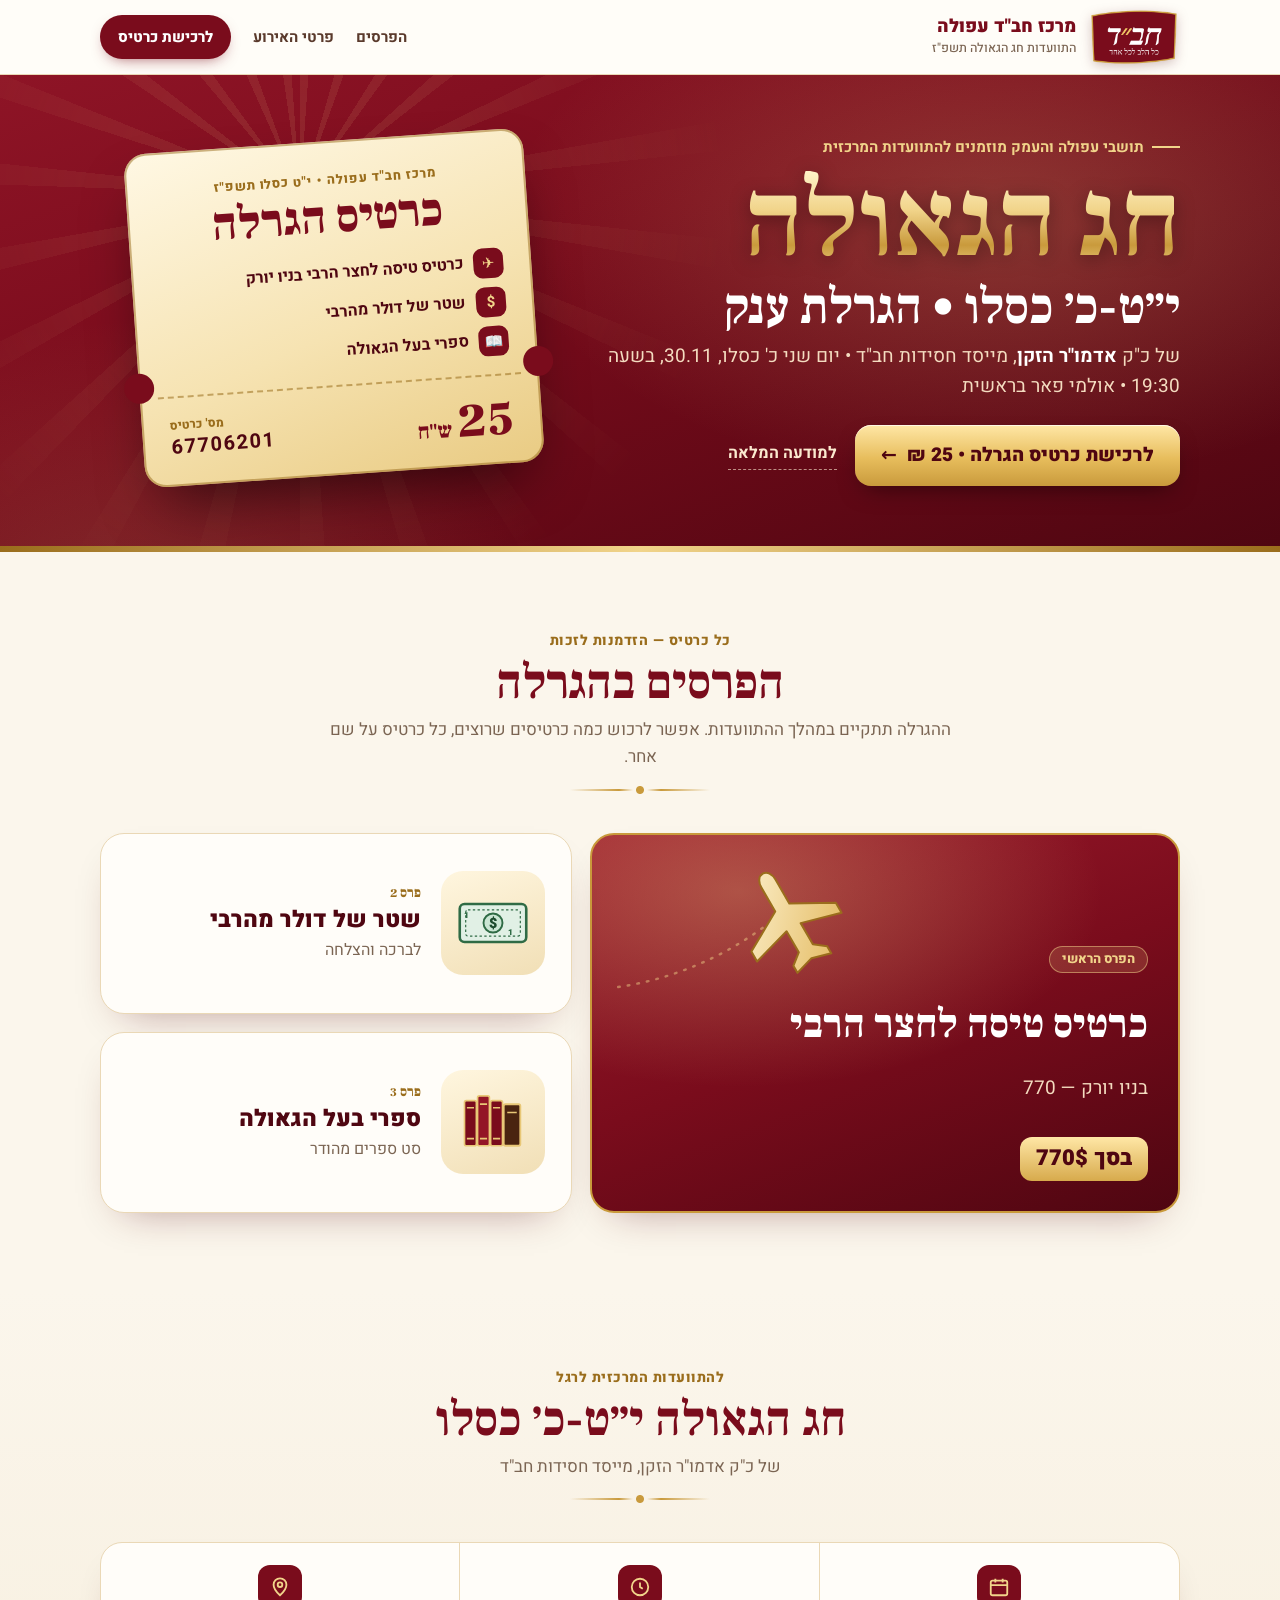
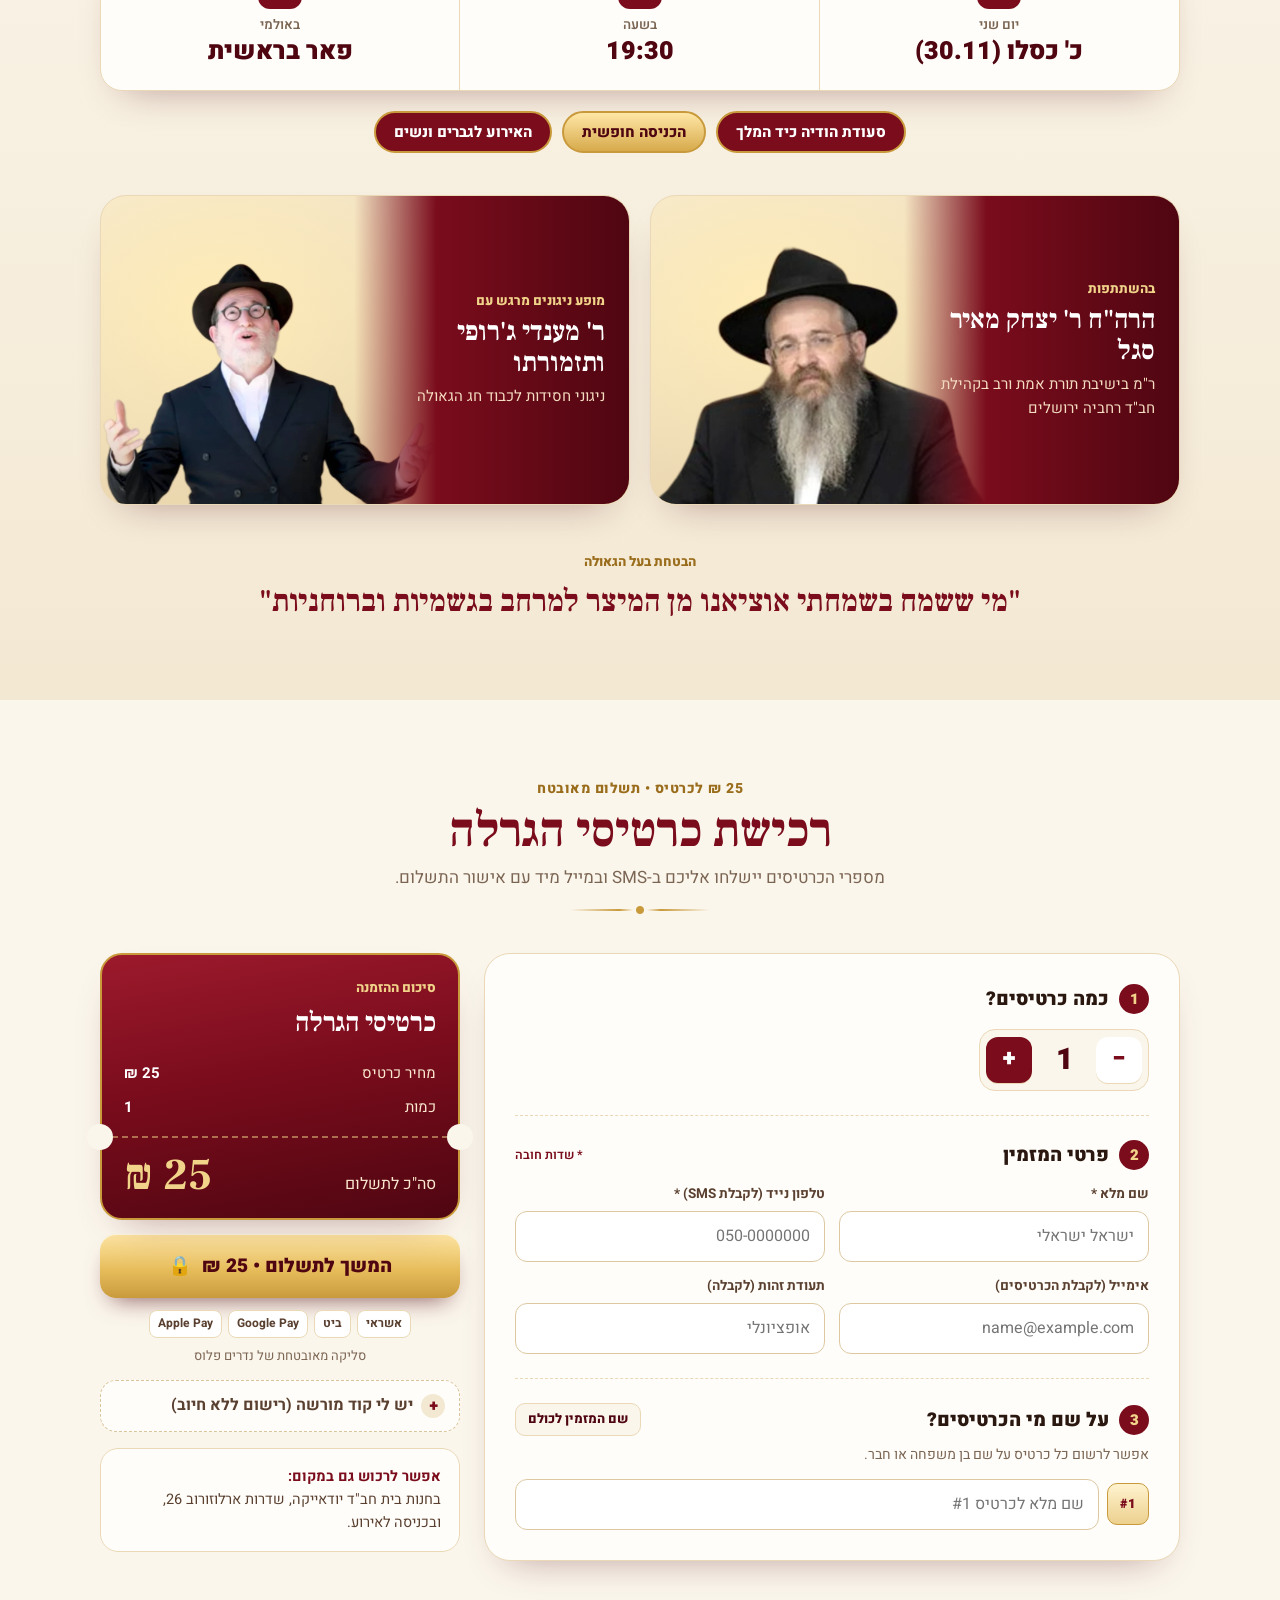
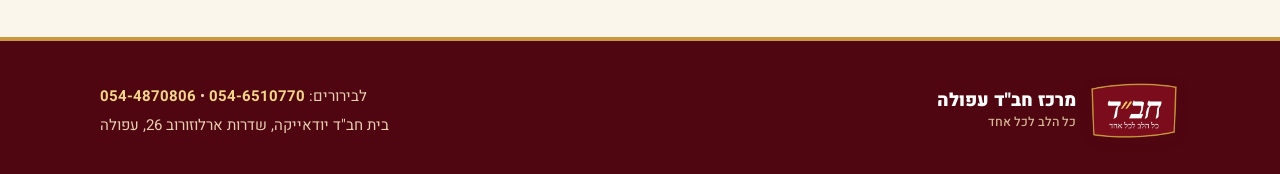
<file: index.html>
<!DOCTYPE html>
<html lang="he" dir="rtl">
<head>
  <meta charset="UTF-8">
  <meta name="viewport" content="width=device-width, initial-scale=1.0">
  <title>הגרלת הענק • חג הגאולה י"ט-כ' כסלו | מרכז חב"ד עפולה</title>
  <meta name="description" content="כרטיסי הגרלה (25 ₪) בהתוועדות המרכזית לחג הגאולה י״ט-כ׳ כסלו של מרכז חב״ד עפולה. פרסים: כרטיס טיסה לחצר הרבי בניו יורק, שטר של דולר מהרבי וספרי בעל הגאולה.">
  <meta property="og:title" content="הגרלת הענק • חג הגאולה י״ט-כ׳ כסלו • מרכז חב״ד עפולה">
  <meta property="og:description" content="כרטיס הגרלה 25 ₪ • כרטיס טיסה לחצר הרבי בניו יורק • שטר של דולר מהרבי • ספרי בעל הגאולה">
  <meta property="og:type" content="website">
  <meta property="og:locale" content="he_IL">
  <meta property="og:site_name" content="מרכז חב״ד עפולה">
  <meta property="og:url" content="https://shnotik770-netizen.github.io/hagrala-chag-hageula/">
  <meta property="og:image" content="https://shnotik770-netizen.github.io/hagrala-chag-hageula/assets/og-share.jpg">
  <meta property="og:image:secure_url" content="https://shnotik770-netizen.github.io/hagrala-chag-hageula/assets/og-share.jpg">
  <meta property="og:image:type" content="image/jpeg">
  <meta property="og:image:width" content="1200">
  <meta property="og:image:height" content="630">
  <meta property="og:image:alt" content="הגרלת הענק • חג הגאולה י״ט-כ׳ כסלו • כרטיס 25 ש״ח">
  <meta name="twitter:card" content="summary_large_image">
  <meta name="twitter:image" content="https://shnotik770-netizen.github.io/hagrala-chag-hageula/assets/og-share.jpg">
  <link rel="canonical" href="https://shnotik770-netizen.github.io/hagrala-chag-hageula/">
  <meta name="theme-color" content="#7a0c1c">
  <link rel="preconnect" href="https://fonts.googleapis.com">
  <link rel="preconnect" href="https://fonts.gstatic.com" crossorigin>
  <link href="https://fonts.googleapis.com/css2?family=Frank+Ruhl+Libre:wght@700;900&family=Heebo:wght@400;500;700;800;900&display=swap" rel="stylesheet">
  <link rel="stylesheet" href="assets/style.css">
</head>
<body>

  <header class="site-header">
    <div class="wrap">
      <a class="logo" href="./" aria-label="מרכז חב״ד עפולה">
        <img src="assets/chabad-logo.png" alt="חב״ד — כל הלב לכל אחד" width="300" height="192">
        <span class="org"><b>מרכז חב"ד עפולה</b><span>התוועדות חג הגאולה תשפ"ז</span></span>
      </a>
      <nav class="nav" aria-label="ניווט">
        <a href="#prizes">הפרסים</a>
        <a href="#event">פרטי האירוע</a>
        <a href="#order-form" class="btn-buy">לרכישת כרטיס</a>
      </nav>
    </div>
  </header>

  <div class="closed-banner" id="closed-banner" role="status" hidden></div>

  <section class="hero" aria-labelledby="hero-title">
    <div class="wrap">
      <div>
        <span class="eyebrow">תושבי עפולה והעמק מוזמנים להתוועדות המרכזית</span>
        <h1 id="hero-title">חג הגאולה</h1>
        <div class="dates">י״ט-כ׳ כסלו • הגרלת ענק</div>
        <p class="of">של כ"ק <b>אדמו"ר הזקן</b>, מייסד חסידות חב"ד • יום שני כ' כסלו, 30.11, בשעה 19:30 • אולמי פאר בראשית</p>

        <div class="countdown" id="countdown" aria-label="הזמן שנותר עד ההתוועדות">
          <div><b id="cd-d">--</b><span>ימים</span></div>
          <div><b id="cd-h">--</b><span>שעות</span></div>
          <div><b id="cd-m">--</b><span>דקות</span></div>
        </div>

        <div class="hero-cta">
          <a href="#order-form" class="btn-gold">לרכישת כרטיס הגרלה • 25 ₪ <span aria-hidden="true">←</span></a>
          <a href="assets/poster.jpg" target="_blank" rel="noopener" class="btn-ghost">למודעה המלאה</a>
        </div>
      </div>

      <div class="hero-ticket" aria-hidden="true">
        <div class="ticket-big">
          <div class="tb-top">
            <small>מרכז חב"ד עפולה • י"ט כסלו תשפ"ז</small>
            <h2>כרטיס הגרלה</h2>
            <ul>
              <li><i>✈</i> כרטיס טיסה לחצר הרבי בניו יורק</li>
              <li><i>$</i> שטר של דולר מהרבי</li>
              <li><i>📖</i> ספרי בעל הגאולה</li>
            </ul>
          </div>
          <div class="tb-bottom">
            <div class="price">25<small> ש"ח</small></div>
            <div class="serial">מס' כרטיס<b>67706201</b></div>
          </div>
        </div>
      </div>
    </div>
  </section>

  <main>
    <section class="sec" id="prizes" aria-labelledby="prizes-title">
      <div class="wrap">
        <div class="sec-head">
          <span class="kick">כל כרטיס — הזדמנות לזכות</span>
          <h2 id="prizes-title">הפרסים בהגרלה</h2>
          <p>ההגרלה תתקיים במהלך ההתוועדות. אפשר לרכוש כמה כרטיסים שרוצים, כל כרטיס על שם אחר.</p>
          <span class="orn" aria-hidden="true"></span>
        </div>
        <div class="prizes">
          <article class="prize main">
                        <svg class="plane" viewBox="0 0 320 170" fill="none" aria-hidden="true">
              <defs><linearGradient id="pg" x1="0" y1="0" x2="1" y2="1"><stop offset="0" stop-color="#fff6d8"/><stop offset="1" stop-color="#e2b75a"/></linearGradient></defs>
              <path d="M10 160 C80 150 150 120 210 70" stroke="#f1d48a" stroke-opacity=".45" stroke-width="3" stroke-dasharray="2 10" stroke-linecap="round"/>
              <g transform="translate(150 6) rotate(-30 70 70)">
                <path d="M70 6c6 0 10 6 10 14v34l50 28v14l-50-14v30l14 11v10l-24-7-24 7v-10l14-11v-30L10 96V82l50-28V20c0-8 4-14 10-14z" fill="url(#pg)" stroke="#9a6d1c" stroke-width="2.5" stroke-linejoin="round"/>
              </g>
            </svg>
            <span class="badge-1">הפרס הראשי</span>
            <h3>כרטיס טיסה לחצר הרבי</h3>
            <p>בניו יורק — 770</p>
            <span class="amount">בסך 770$</span>
          </article>
          <div class="side">
            <article class="prize">
              <div class="art">
                <svg viewBox="0 0 64 64" fill="none" aria-hidden="true">
                  <rect x="4" y="16" width="56" height="32" rx="4" fill="#e1f0e5" stroke="#2f6b45" stroke-width="2.2"/>
                  <rect x="9" y="21" width="46" height="22" rx="2" stroke="#2f6b45" stroke-dasharray="2 2"/>
                  <circle cx="32" cy="32" r="8" fill="#cbe6d4" stroke="#2f6b45" stroke-width="1.6"/>
                  <text x="32" y="36.5" text-anchor="middle" fill="#1d4b2e" font-size="12" font-weight="900" font-family="Heebo">$</text>
                  <text x="12" y="28" fill="#2f6b45" font-size="7" font-weight="900" font-family="Heebo">1</text>
                  <text x="49" y="42" fill="#2f6b45" font-size="7" font-weight="900" font-family="Heebo">1</text>
                </svg>
              </div>
              <div><span class="num">פרס 2</span><h3>שטר של דולר מהרבי</h3><p>לברכה והצלחה</p></div>
            </article>
            <article class="prize">
              <div class="art">
                <svg viewBox="0 0 64 64" fill="none" aria-hidden="true">
                  <rect x="8" y="14" width="10" height="38" rx="1.5" fill="#7a0c1c" stroke="#e8c776" stroke-width="1.4"/>
                  <rect x="19" y="10" width="10" height="42" rx="1.5" fill="#931526" stroke="#e8c776" stroke-width="1.4"/>
                  <rect x="30" y="14" width="10" height="38" rx="1.5" fill="#7a0c1c" stroke="#e8c776" stroke-width="1.4"/>
                  <rect x="41" y="17" width="14" height="35" rx="1.5" fill="#4a2410" stroke="#e8c776" stroke-width="1.6"/>
                  <path d="M10 20h6M21 17h6M32 20h6M44 24h8M10 46h6M21 46h6M32 46h6" stroke="#e8c776" stroke-width="1.4"/>
                </svg>
              </div>
              <div><span class="num">פרס 3</span><h3>ספרי בעל הגאולה</h3><p>סט ספרים מהודר</p></div>
            </article>
          </div>
        </div>
      </div>
    </section>

    <section class="sec event" id="event" aria-labelledby="event-title">
      <div class="wrap">
        <div class="sec-head">
          <span class="kick">להתוועדות המרכזית לרגל</span>
          <h2 id="event-title">חג הגאולה י״ט-כ׳ כסלו</h2>
          <p>של כ"ק אדמו"ר הזקן, מייסד חסידות חב"ד</p>
          <span class="orn" aria-hidden="true"></span>
        </div>

        <div class="info-strip">
          <div>
            <div class="ico"><svg viewBox="0 0 24 24" fill="none" stroke="#f1d48a" stroke-width="2"><rect x="3" y="5" width="18" height="16" rx="2"/><path d="M3 10h18M8 3v4M16 3v4"/></svg></div>
            <small>יום שני</small><b>כ' כסלו (30.11)</b>
          </div>
          <div>
            <div class="ico"><svg viewBox="0 0 24 24" fill="none" stroke="#f1d48a" stroke-width="2"><circle cx="12" cy="12" r="9"/><path d="M12 7v5l3 2"/></svg></div>
            <small>בשעה</small><b>19:30</b>
          </div>
          <div>
            <div class="ico"><svg viewBox="0 0 24 24" fill="none" stroke="#f1d48a" stroke-width="2"><path d="M12 21s-7-6.2-7-11.5A7 7 0 0 1 19 9.5C19 14.8 12 21 12 21z"/><circle cx="12" cy="9.5" r="2.5"/></svg></div>
            <small>באולמי</small><b>פאר בראשית</b>
          </div>
        </div>
        <div class="chips">
          <span class="chip">סעודת הודיה כיד המלך</span>
          <span class="chip gold">הכניסה חופשית</span>
          <span class="chip">האירוע לגברים ונשים</span>
        </div>

        <div class="guests">
          <article class="guest">
            <img src="assets/rav-segal.webp" alt="הרה״ח ר׳ יצחק מאיר סגל" width="660" height="506" loading="lazy">
            <div class="txt">
              <small>בהשתתפות</small>
              <h3>הרה"ח ר' יצחק מאיר סגל</h3>
              <p>ר"מ בישיבת תורת אמת ורב בקהילת חב"ד רחביה ירושלים</p>
            </div>
          </article>
          <article class="guest">
            <img src="assets/mendy-jerufi.webp" alt="ר׳ מענדי ג׳רופי" width="899" height="640" loading="lazy">
            <div class="txt">
              <small>מופע ניגונים מרגש עם</small>
              <h3>ר' מענדי ג'רופי ותזמורתו</h3>
              <p>ניגוני חסידות לכבוד חג הגאולה</p>
            </div>
          </article>
        </div>

        <div class="quote-band">
          <small>הבטחת בעל הגאולה</small>
          <blockquote>"מי ששמח בשמחתי אוציאנו מן המיצר למרחב בגשמיות וברוחניות"</blockquote>
        </div>
      </div>
    </section>

    <section class="sec" id="buy" aria-labelledby="buy-title">
      <div class="wrap">
        <div class="sec-head">
          <span class="kick">25 ₪ לכרטיס • תשלום מאובטח</span>
          <h2 id="buy-title">רכישת כרטיסי הגרלה</h2>
          <p>מספרי הכרטיסים יישלחו אליכם ב-SMS ובמייל מיד עם אישור התשלום.</p>
          <span class="orn" aria-hidden="true"></span>
        </div>

        <div class="closed-box" id="closed-box" hidden>
          <b id="closed-msg">כעת אין שירות להירשם להגרלה</b>
          <span>לפרטים: 054-6510770</span>
        </div>

        <form class="buy-grid" id="order-form" novalidate>
          <div class="panel">
            <div class="step">
              <div class="step-h"><h3><span class="n">1</span>כמה כרטיסים?</h3></div>
              <div class="qty">
                <div class="stepper">
                  <button type="button" id="qty-minus" aria-label="הפחתת כרטיס">−</button>
                  <output id="qty" aria-live="polite">1</output>
                  <button type="button" id="qty-plus" class="plus" aria-label="הוספת כרטיס">+</button>
                </div>
              </div>
            </div>

            <div class="step">
              <div class="step-h"><h3><span class="n">2</span>פרטי המזמין</h3><span class="req">* שדות חובה</span></div>
              <div class="grid2">
                <div class="field">
                  <label for="payer-name">שם מלא *</label>
                  <input id="payer-name" autocomplete="name" placeholder="ישראל ישראלי" required>
                </div>
                <div class="field">
                  <label for="payer-phone">טלפון נייד (לקבלת SMS) *</label>
                  <input id="payer-phone" type="tel" inputmode="tel" autocomplete="tel" placeholder="050-0000000" required>
                </div>
                <div class="field">
                  <label for="payer-email">אימייל (לקבלת הכרטיסים)</label>
                  <input id="payer-email" type="email" autocomplete="email" placeholder="name@example.com">
                </div>
                <div class="field">
                  <label for="payer-id">תעודת זהות (לקבלה)</label>
                  <input id="payer-id" inputmode="numeric" maxlength="9" placeholder="אופציונלי" class="ltr">
                </div>
              </div>
            </div>

            <div class="step last">
              <div class="step-h">
                <h3><span class="n">3</span>על שם מי הכרטיסים?</h3>
                <button type="button" class="link-btn" id="fill-all">שם המזמין לכולם</button>
              </div>
              <p class="hint">אפשר לרשום כל כרטיס על שם בן משפחה או חבר.</p>
              <div class="names" id="names"></div>
            </div>
          </div>

          <aside class="summary">
            <div class="sum-ticket">
              <div class="st-head"><small>סיכום ההזמנה</small><h3>כרטיסי הגרלה</h3></div>
              <div class="line"><span>מחיר כרטיס</span><b>25 ₪</b></div>
              <div class="line"><span>כמות</span><b id="sum-qty">1</b></div>
              <div class="line disc" id="sum-disc-row" hidden><span>קוד מורשה</span><span id="sum-disc"></span></div>
              <div class="st-total"><span>סה"כ לתשלום</span><b id="sum-total">25 ₪</b></div>
            </div>
            <div class="alert" id="form-error" role="alert" hidden style="margin-top:14px"></div>
            <button type="submit" class="cta" id="submit"><span id="submit-text">המשך לתשלום • 25 ₪</span><span aria-hidden="true">🔒</span></button>
            <div class="pay-methods" aria-label="אמצעי תשלום"><span>אשראי</span><span>ביט</span><span>Google Pay</span><span>Apple Pay</span></div>
            <p class="secure">סליקה מאובטחת של נדרים פלוס</p>
            <details class="coupon coupon-side" id="coupon-box">
              <summary>יש לי קוד מורשה (רישום ללא חיוב)</summary>
              <div class="inline">
                <input id="coupon" class="ltr" placeholder="קוד מורשה" autocomplete="off" autocapitalize="characters" inputmode="text">
                <button type="button" class="btn-dark" id="apply-coupon">החל</button>
              </div>
              <div class="msg" id="coupon-msg" role="status"></div>
            </details>
            <div class="side-note"><b>אפשר לרכוש גם במקום:</b>בחנות בית חב"ד יודאייקה, שדרות ארלוזורוב 26, ובכניסה לאירוע.</div>
          </aside>
        </form>
      </div>
    </section>
  </main>

  <footer class="site-footer">
    <div class="wrap">
      <a class="logo" href="./">
        <img src="assets/chabad-logo.png" alt="חב״ד — כל הלב לכל אחד" width="300" height="192">
        <span class="org"><b>מרכז חב"ד עפולה</b><span>כל הלב לכל אחד</span></span>
      </a>
      <div class="contact">
        לבירורים: <a href="tel:0546510770">054-6510770</a> • <a href="tel:0544870806">054-4870806</a><br>
        בית חב"ד יודאייקה, שדרות ארלוזורוב 26, עפולה
      </div>
    </div>
  </footer>

  <!-- תשלום: האייפרם המאובטח של נדרים פלוס -->
  <div class="modal" id="pay-modal" role="dialog" aria-modal="true" aria-labelledby="pay-title">
    <div class="modal-box">
      <div class="modal-head">
        <h3 id="pay-title">תשלום מאובטח • נדרים פלוס</h3>
        <button type="button" id="pay-close" aria-label="סגירה">&times;</button>
      </div>
      <div class="modal-body">
        <div class="pay-sum"><span id="pay-for"></span><b id="pay-amount"></b></div>
        <div class="loading" id="pay-loading"><div class="spinner"></div>טוען את דף התשלום המאובטח…</div>
        <iframe id="NedarimFrame" title="דף תשלום נדרים פלוס" allow="payment"></iframe>
        <div class="alert" id="pay-error" role="alert" hidden></div>
      </div>
    </div>
  </div>

  <!-- אישור + כרטיסים -->
  <div class="modal" id="done-modal" role="dialog" aria-modal="true" aria-labelledby="done-title">
    <div class="modal-box">
      <div class="success-head">
        <button type="button" class="x" id="done-close" aria-label="סגירה">&times;</button>
        <div style="font-size:40px" aria-hidden="true">🎉</div>
        <h3 id="done-title">הרישום להגרלה הושלם!</h3>
        <div>בהצלחה רבה!</div>
      </div>
      <div class="modal-body">
        <div id="done-tickets"></div>
        <div class="note-box" id="done-note"></div>
        <button type="button" class="cta" id="done-again">רכישת כרטיסים נוספים</button>
      </div>
    </div>
  </div>

  <script src="assets/config.js"></script>
  <script src="assets/app.js"></script>
</body>
</html>
</file>
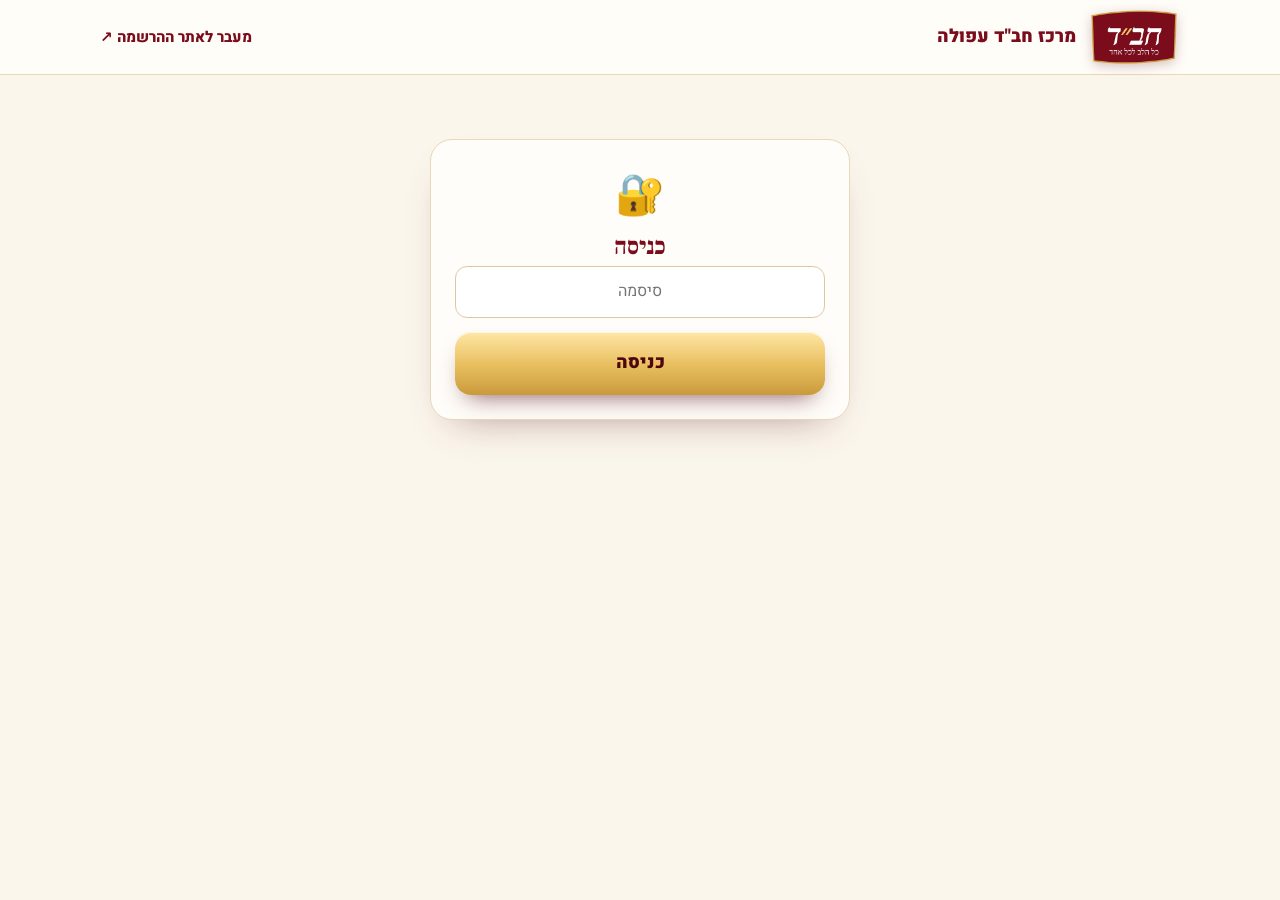
<file: admin.html>
<!DOCTYPE html>
<html lang="he" dir="rtl">
<head>
  <meta charset="UTF-8">
  <meta name="viewport" content="width=device-width, initial-scale=1.0">
  <meta name="robots" content="noindex, nofollow">
  <title>כניסה</title>
  <link href="https://fonts.googleapis.com/css2?family=Frank+Ruhl+Libre:wght@700;900&family=Heebo:wght@400;500;700;800;900&display=swap" rel="stylesheet">
  <link rel="stylesheet" href="assets/style.css">
</head>
<body>
  <header class="site-header">
    <div class="wrap">
      <a class="logo" href="./"><img src="assets/chabad-logo.png" alt="חב״ד — כל הלב לכל אחד" width="300" height="192">
        <span class="org"><b>מרכז חב"ד עפולה</b></span></a>
      <nav class="nav"><a href="./" target="_blank" rel="noopener" class="site-link">מעבר לאתר ההרשמה ↗</a><a href="#" id="logout" hidden class="btn-buy">יציאה</a></nav>
    </div>
  </header>

  <div class="admin-wrap">
    <form class="card" id="login" style="max-width:420px;margin:40px auto;text-align:center">
      <div style="font-size:40px" aria-hidden="true">🔐</div>
      <h2>כניסה</h2>
      <div class="field"><input type="password" id="pass" placeholder="סיסמה" autocomplete="current-password" style="text-align:center"></div>
      <div class="alert" id="login-err" hidden style="margin-top:12px"></div>
      <button class="cta" style="margin-top:14px;font-size:18px" id="login-btn">כניסה</button>
    </form>

    <div id="dash" hidden>
      <div class="stats">
        <div class="stat"><span>סה"כ כרטיסים</span><b id="st-tickets">0</b></div>
        <div class="stat"><span>הכנסות באשראי</span><b id="st-revenue" style="color:var(--ok)">0 ₪</b></div>
        <div class="stat"><span>כרטיסים בקוד מורשה</span><b id="st-coupon" style="color:#a46a00">0</b></div>
        <div class="stat"><span>הזמנות ממתינות</span><b id="st-pending" style="color:#3b2a20">0</b></div>
      </div>

      <div class="card admin-card reg-toggle">
        <div>
          <h3>הרשמה להגרלה באתר</h3>
          <div class="state" id="reg-state">…</div>
        </div>
        <div style="display:flex;gap:8px;flex-wrap:wrap">
          <a class="btn light" href="./" target="_blank" rel="noopener" style="text-decoration:none">מעבר לדף הרישום ↗</a>
          <button class="btn" id="reg-btn" disabled>…</button>
        </div>
        <div class="closed-msg-edit" style="flex-basis:100%">
          <input id="closed-msg-input" maxlength="200" placeholder="ההודעה שתוצג באתר כשההרשמה סגורה">
          <button class="btn light" id="closed-msg-save">שמירת ההודעה</button>
        </div>
      </div>

      <div class="card admin-card" id="pending-card" hidden>
        <h3>⏳ הזמנות שממתינות לאישור תשלום</h3>
        <p class="lead">הזמנה שהלקוח פתח בה דף תשלום ונדרים פלוס עוד לא אישרו. אם בדקתם בנדרים פלוס שהתשלום עבר ולא הגיע אישור — אפשר לאשר ידנית.</p>
        <div class="table-wrap"><table>
          <thead><tr><th>נוצר</th><th>שם</th><th>טלפון</th><th>כמות</th><th>סכום</th><th>מזהה עסקה</th><th>הערה</th><th></th></tr></thead>
          <tbody id="pending-body"></tbody>
        </table></div>
      </div>

      <div class="card admin-card">
        <h3>🎟️ מורשים וקודי קופון (רישום ללא חיוב)</h3>
        <p class="lead">כל מורשה מקבל קוד אישי לרישום כרטיסים בלי חיוב. נשמר בלשונית "מורשים" בגיליון.</p>
        <form class="add-coupon" id="add-coupon">
          <input id="c-owner" placeholder="שם המורשה" required>
          <input id="c-code" placeholder="קוד (אותיות לועזיות/ספרות)" class="ltr" required>
          <input id="c-limit" type="number" min="1" placeholder="מגבלת כרטיסים (ריק = ללא)">
          <button class="btn maroon">+ הוספה</button>
        </form>
        <div class="table-wrap"><table>
          <thead><tr><th>שם המורשה</th><th>קוד</th><th>כרטיסים שנרשמו</th><th>מגבלה</th><th>סטטוס</th><th></th></tr></thead>
          <tbody id="coupons-body"></tbody>
        </table></div>
      </div>

      <div class="card admin-card">
        <div class="toolbar">
          <div>
            <h3>📊 משתתפים בהגרלה</h3>
            <p class="lead" style="margin:0">כל כרטיס בשורה נפרדת • <a id="sheet-link" target="_blank" rel="noopener">פתיחת הגיליון ב-Google Sheets</a></p>
          </div>
          <div style="display:flex;gap:8px;flex-wrap:wrap">
            <input id="search" placeholder="חיפוש: שם, טלפון, מס' כרטיס…">
            <button class="btn light" id="refresh">↻ רענון</button>
            <button class="btn green" id="csv">ייצוא CSV</button>
          </div>
        </div>
        <div class="table-wrap"><table>
          <thead><tr><th>מס' כרטיס</th><th>תאריך</th><th>שם על הכרטיס</th><th>שם המשלם</th><th>טלפון</th><th>אימייל</th><th>אופן רישום</th><th>סכום</th><th></th></tr></thead>
          <tbody id="tickets-body"></tbody>
        </table></div>
      </div>
    </div>
  </div>

  <script src="assets/config.js"></script>
  <script src="assets/admin.js"></script>
</body>
</html>
</file>
<file: assets/style.css>
/* הגרלת חג הגאולה י"ט-כ' כסלו — מרכז חב"ד עפולה */
:root {
  --maroon: #7a0c1c;
  --maroon-d: #4f0611;
  --maroon-l: #9c1a2c;
  --gold: #c99a3c;
  --gold-l: #f1d48a;
  --gold-d: #9a6d1c;
  --cream: #fbf6ec;
  --cream-2: #f3e8d2;
  --paper: #fffdf9;
  --ink: #2a1810;
  --muted: #7b6553;
  --line: #ead8b6;
  --ok: #1d7347;
  --err: #b42318;
  --serif: 'Frank Ruhl Libre', 'Heebo', serif;
  --sans: 'Heebo', system-ui, sans-serif;
  --shadow: 0 18px 40px -24px rgba(79, 6, 17, .45);
}

* { box-sizing: border-box; }
html { scroll-behavior: smooth; -webkit-text-size-adjust: 100%; }
body { margin: 0; font-family: var(--sans); color: var(--ink); background: var(--cream); line-height: 1.6; }
img { max-width: 100%; height: auto; display: block; }
[hidden] { display: none !important; }
button, input { font: inherit; }
a { color: inherit; }
.wrap { max-width: 1120px; margin: 0 auto; padding: 0 20px; }
.ltr, input[type=tel], input[type=email] { direction: ltr; text-align: right; }

/* ---------- לוגו חב"ד ---------- */
.logo { display: inline-flex; align-items: center; gap: 12px; text-decoration: none; }
.logo svg, .logo img { width: 92px; height: auto; flex: 0 0 auto; filter: drop-shadow(0 3px 6px rgba(79, 6, 17, .25)); }
.logo .org { line-height: 1.15; }
.logo .org b { display: block; font-size: 18px; font-weight: 900; color: var(--maroon); }
.logo .org span { font-size: 12.5px; color: var(--muted); font-weight: 500; }

/* ---------- Header ---------- */
.site-header {
  position: sticky; top: 0; z-index: 30; background: rgba(255, 253, 249, .92);
  backdrop-filter: saturate(1.4) blur(10px); border-bottom: 1px solid var(--line);
}
.site-header .wrap { display: flex; align-items: center; justify-content: space-between; gap: 16px; height: 74px; }
.nav { display: flex; align-items: center; gap: 22px; font-weight: 700; font-size: 15px; }
.nav a { text-decoration: none; color: #5a3a2c; }
.nav a:hover { color: var(--maroon); }
.btn-buy {
  background: var(--maroon); color: #fff !important; padding: 10px 18px; border-radius: 999px; font-weight: 800;
  box-shadow: 0 6px 16px -8px rgba(122, 12, 28, .8); white-space: nowrap;
}
.btn-buy:hover { background: var(--maroon-l); }

/* ---------- Hero ---------- */
.hero {
  position: relative; overflow: hidden; color: #fbe9cf;
  background:
    radial-gradient(700px 380px at 78% 30%, rgba(241, 212, 138, .22), transparent 70%),
    radial-gradient(600px 400px at 10% 110%, rgba(241, 212, 138, .14), transparent 70%),
    linear-gradient(160deg, #8e1426 0%, var(--maroon) 40%, var(--maroon-d) 100%);
}
.hero::before {
  content: ''; position: absolute; top: -380px; left: -200px; width: 1000px; height: 1000px; opacity: .12;
  background: repeating-conic-gradient(from 0deg at 50% 50%, #f1d48a 0deg 4deg, transparent 4deg 16deg);
  -webkit-mask: radial-gradient(circle, #000 0%, transparent 62%); mask: radial-gradient(circle, #000 0%, transparent 62%);
  pointer-events: none;
}
.hero::after { content: ''; position: absolute; inset: auto 0 0 0; height: 6px; background: linear-gradient(90deg, var(--gold-d), var(--gold-l), var(--gold-d)); }
.hero .wrap { position: relative; display: grid; grid-template-columns: 1.1fr .9fr; gap: 40px; align-items: center; padding-top: 56px; padding-bottom: 66px; }
.eyebrow { display: inline-flex; align-items: center; gap: 8px; font-size: 15px; font-weight: 700; color: var(--gold-l); }
.eyebrow::before { content: ''; width: 28px; height: 2px; background: var(--gold-l); }
.hero h1 {
  font-family: var(--serif); font-weight: 900; margin: 12px 0 0; line-height: .95; font-size: clamp(56px, 9vw, 108px);
  background: linear-gradient(180deg, #fff3c9 0%, #f1d48a 38%, #c99a3c 72%, #f0d38a 100%);
  -webkit-background-clip: text; background-clip: text; color: transparent;
  filter: drop-shadow(0 4px 10px rgba(0, 0, 0, .35));
}
.hero .dates { font-family: var(--serif); font-weight: 700; font-size: clamp(30px, 4.6vw, 50px); color: #fff; margin: 6px 0 6px; line-height: 1.1; }
.hero .of { font-size: clamp(16px, 2vw, 19px); color: #f4dcc0; margin: 0 0 24px; }
.hero .of b { color: #fff; }

.countdown { display: flex; gap: 10px; margin: 0 0 28px; }
.countdown div {
  min-width: 76px; text-align: center; padding: 10px 8px 6px; border-radius: 14px;
  background: rgba(255, 255, 255, .07); border: 1px solid rgba(241, 212, 138, .35);
}
.countdown b { display: block; font-size: 30px; font-weight: 900; color: #fff; line-height: 1; font-variant-numeric: tabular-nums; }
.countdown span { font-size: 12px; color: var(--gold-l); font-weight: 700; }

.hero-cta { display: flex; gap: 18px; flex-wrap: wrap; align-items: center; }
.btn-gold {
  display: inline-flex; align-items: center; gap: 10px; text-decoration: none; cursor: pointer; border: 0;
  background: linear-gradient(180deg, #ffe7a6 0%, #e7bd5c 55%, #c99a3c 100%); color: var(--maroon-d);
  font-weight: 900; font-size: 19px; padding: 15px 26px; border-radius: 16px;
  box-shadow: 0 10px 24px -10px rgba(0, 0, 0, .55), inset 0 1px 0 rgba(255, 255, 255, .7); transition: transform .12s, filter .15s;
}
.btn-gold:hover { filter: brightness(1.05); transform: translateY(-1px); }
.btn-ghost { color: #fbe9cf; font-weight: 700; text-decoration: none; border-bottom: 1px dashed rgba(251, 233, 207, .6); padding-bottom: 2px; }

/* כרטיס ההגרלה בהירו */
.hero-ticket { position: relative; display: flex; justify-content: center; }
.ticket-big {
  position: relative; width: min(100%, 400px); transform: rotate(-4deg); border-radius: 22px; color: var(--maroon-d);
  background: linear-gradient(160deg, #fff8e4 0%, #f6e3b2 55%, #e9cb83 100%);
  box-shadow: 0 30px 60px -20px rgba(0, 0, 0, .6), inset 0 0 0 2px rgba(154, 109, 28, .5);
}
.ticket-big::before, .ticket-big::after {
  content: ''; position: absolute; top: 70%; width: 30px; height: 30px; border-radius: 50%; background: var(--maroon); transform: translateY(-50%);
}
.ticket-big::before { right: -15px; }
.ticket-big::after { left: -15px; }
.ticket-big .tb-top { padding: 26px 28px 18px; text-align: center; }
.ticket-big .tb-top small { font-weight: 800; letter-spacing: 1px; color: var(--gold-d); font-size: 13px; }
.ticket-big .tb-top h2 { font-family: var(--serif); margin: 2px 0 0; font-size: 46px; line-height: 1; color: var(--maroon); font-weight: 900; }
.ticket-big ul { list-style: none; margin: 18px 0 0; padding: 0; text-align: right; display: grid; gap: 9px; }
.ticket-big li { display: flex; align-items: center; gap: 10px; font-weight: 700; font-size: 16px; }
.ticket-big li i { flex: 0 0 30px; height: 30px; border-radius: 9px; display: grid; place-items: center; background: var(--maroon); color: var(--gold-l); font-style: normal; font-size: 15px; }
.ticket-big .tb-bottom {
  border-top: 2px dashed rgba(154, 109, 28, .55); margin: 0 18px; padding: 16px 10px 22px;
  display: flex; align-items: center; justify-content: space-between;
}
.ticket-big .price { font-family: var(--serif); font-weight: 900; font-size: 56px; line-height: .9; color: var(--maroon); }
.ticket-big .price small { font-size: 22px; }
.ticket-big .serial { font-size: 12px; color: var(--gold-d); font-weight: 800; text-align: left; line-height: 1.3; }
.ticket-big .serial b { display: block; font-size: 20px; letter-spacing: 2px; color: var(--maroon-d); font-variant-numeric: tabular-nums; }

/* ---------- Sections ---------- */
section, #order-form { scroll-margin-top: 90px; }
.sec { padding: 76px 0; }
.sec-head { text-align: center; max-width: 640px; margin: 0 auto 36px; }
.sec-head .kick { color: var(--gold-d); font-weight: 800; font-size: 14px; letter-spacing: .5px; }
.sec-head h2 { font-family: var(--serif); font-size: clamp(34px, 5vw, 48px); margin: 4px 0 6px; color: var(--maroon); line-height: 1.1; }
.sec-head p { margin: 0; color: var(--muted); font-size: 17px; }
.orn { display: block; width: 140px; height: 14px; margin: 12px auto 0;
  background:
    radial-gradient(circle, var(--gold) 3.5px, transparent 4.5px) center/14px 14px no-repeat,
    linear-gradient(90deg, transparent, var(--gold) 35%, transparent 45%, transparent 55%, var(--gold) 65%, transparent) center/100% 2px no-repeat; }

/* פרסים */
.prizes { display: grid; grid-template-columns: 1.25fr 1fr; gap: 18px; }
.prizes .side { display: grid; gap: 18px; }
.prize { position: relative; border-radius: 24px; overflow: hidden; background: var(--paper); border: 1px solid var(--line); box-shadow: var(--shadow); padding: 26px; display: flex; gap: 20px; align-items: center; }
.prize .num { display: block; font-family: var(--serif); font-weight: 900; font-size: 14px; color: var(--gold-d); margin-bottom: 2px; }
.prize .art { flex: 0 0 104px; height: 104px; border-radius: 22px; display: grid; place-items: center; background: linear-gradient(160deg, #fff6df, #f1dfb6); }
.prize .art svg { width: 76px; height: 76px; }
.prize h3 { margin: 0; font-size: 23px; font-weight: 900; color: var(--maroon-d); line-height: 1.2; }
.prize p { margin: 4px 0 0; color: var(--muted); }
.prize.main {
  flex-direction: column; align-items: flex-start; justify-content: flex-end; min-height: 380px; color: #fff; padding: 30px;
  background:
    radial-gradient(520px 280px at 25% 15%, rgba(241, 212, 138, .32), transparent 70%),
    linear-gradient(160deg, var(--maroon-l) 0%, var(--maroon) 50%, var(--maroon-d) 100%);
  border: 2px solid var(--gold);
}
.prize.main .plane { position: absolute; top: 22px; left: 18px; width: 46%; max-width: 260px; }
.prize.main .badge-1 { display: inline-block; background: rgba(241, 212, 138, .16); border: 1px solid rgba(241, 212, 138, .5); color: var(--gold-l); border-radius: 999px; padding: 2px 12px; font-weight: 800; font-size: 13px; margin-bottom: 8px; }
.prize.main h3 { color: #fff; font-family: var(--serif); font-size: clamp(30px, 3.6vw, 40px); }
.prize.main p { color: #f4dcc0; font-size: 19px; }
.prize.main .amount { margin-top: 14px; display: inline-block; background: linear-gradient(180deg, #ffe7a6, #d7aa4c); color: var(--maroon-d); font-weight: 900; font-size: 22px; padding: 4px 16px; border-radius: 12px; }

/* האירוע */
.event { background: linear-gradient(180deg, var(--cream) 0%, var(--cream-2) 100%); }
.info-strip { display: grid; grid-template-columns: repeat(3, 1fr); background: var(--paper); border: 1px solid var(--line); border-radius: 22px; box-shadow: var(--shadow); overflow: hidden; }
.info-strip > div { padding: 22px; text-align: center; }
.info-strip > div + div { border-inline-start: 1px solid var(--line); }
.info-strip .ico { width: 44px; height: 44px; margin: 0 auto 6px; border-radius: 12px; display: grid; place-items: center; background: var(--maroon); }
.info-strip .ico svg { width: 22px; height: 22px; }
.info-strip small { display: block; color: var(--muted); font-weight: 600; }
.info-strip b { display: block; font-size: 25px; font-weight: 900; color: var(--maroon-d); line-height: 1.25; }
.chips { display: flex; justify-content: center; flex-wrap: wrap; gap: 10px; margin: 20px 0 42px; }
.chip { border-radius: 999px; padding: 7px 18px; font-weight: 800; font-size: 15px; background: var(--maroon); color: #fff; border: 2px solid var(--gold); }
.chip.gold { background: linear-gradient(180deg, #ffe7a6, #d7aa4c); color: var(--maroon-d); }

.guests { display: grid; grid-template-columns: 1fr 1fr; gap: 20px; }
.guest {
  position: relative; border-radius: 26px; overflow: hidden; min-height: 310px;
  background:
    radial-gradient(340px 260px at 22% 35%, rgba(255, 236, 182, .95), transparent 70%),
    linear-gradient(160deg, #f6e9cf, #e6cf9f);
  border: 1px solid var(--line); box-shadow: var(--shadow);
}
.guest img { position: absolute; bottom: 0; left: 0; height: 94%; width: auto; max-width: 64%; object-fit: contain; object-position: bottom left; }
.guest .txt {
  position: absolute; inset: 0 0 0 auto; width: 52%; display: flex; flex-direction: column; justify-content: center; padding: 24px;
  color: #fff; background: linear-gradient(270deg, var(--maroon-d) 0%, var(--maroon) 70%, rgba(122, 12, 28, 0) 100%);
}
.guest small { color: var(--gold-l); font-weight: 800; }
.guest h3 { margin: 4px 0 6px; font-family: var(--serif); font-size: 27px; line-height: 1.15; }
.guest p { margin: 0; color: #f4dcc0; font-size: 15px; }

.quote-band { margin-top: 44px; text-align: center; }
.quote-band small { color: var(--gold-d); font-weight: 800; }
.quote-band blockquote { margin: 6px auto 0; max-width: 780px; font-family: var(--serif); font-size: clamp(22px, 3vw, 31px); color: var(--maroon); font-weight: 700; line-height: 1.4; }

/* ---------- רכישה ---------- */
.buy-grid { display: grid; grid-template-columns: 1fr 360px; gap: 24px; align-items: start; }
.panel { background: var(--paper); border: 1px solid var(--line); border-radius: 26px; box-shadow: var(--shadow); padding: 30px; }
.step { padding: 0 0 24px; margin: 0 0 24px; border-bottom: 1px dashed var(--line); }
.step.last { border-bottom: 0; margin-bottom: 0; padding-bottom: 0; }
.step-h { display: flex; align-items: center; justify-content: space-between; gap: 10px; margin-bottom: 14px; }
.step-h h3 { margin: 0; font-size: 19px; font-weight: 900; display: flex; align-items: center; gap: 10px; }
.step-h h3 .n { width: 30px; height: 30px; border-radius: 50%; display: grid; place-items: center; font-size: 15px; background: var(--maroon); color: var(--gold-l); }
.req { font-size: 12.5px; color: var(--maroon); font-weight: 600; }

.qty { display: flex; align-items: center; gap: 16px; flex-wrap: wrap; }
.stepper { display: inline-flex; align-items: center; background: var(--cream); border: 1px solid var(--line); border-radius: 16px; padding: 6px; }
.stepper button { width: 46px; height: 46px; border-radius: 12px; border: 0; background: #fff; color: var(--maroon); font-size: 24px; font-weight: 900; cursor: pointer; box-shadow: 0 1px 0 var(--line); }
.stepper button.plus { background: var(--maroon); color: #fff; }
.stepper button:active { transform: scale(.94); }
.stepper output { min-width: 64px; text-align: center; font-size: 30px; font-weight: 900; color: var(--maroon-d); font-variant-numeric: tabular-nums; }
.quick { display: flex; gap: 8px; flex-wrap: wrap; }
.quick button { border: 1px solid var(--line); background: #fff; border-radius: 12px; padding: 7px 14px; font-weight: 800; color: var(--maroon-d); cursor: pointer; line-height: 1.15; }
.quick button small { display: block; font-size: 11px; color: var(--muted); font-weight: 600; }
.quick button[aria-pressed="true"] { background: var(--maroon); border-color: var(--maroon); color: #fff; }
.quick button[aria-pressed="true"] small { color: var(--gold-l); }

.grid2 { display: grid; grid-template-columns: 1fr 1fr; gap: 14px; }
.field label { display: block; font-size: 13.5px; font-weight: 700; color: #5a4030; margin-bottom: 5px; }
.field input, .names input {
  width: 100%; padding: 12px 14px; border-radius: 12px; border: 1px solid #ddc8a2; background: #fff; font-size: 16px; color: var(--ink);
  outline: none; transition: border-color .15s, box-shadow .15s;
}
.field input:focus, .names input:focus { border-color: var(--gold); box-shadow: 0 0 0 4px rgba(201, 154, 60, .2); }
.invalid { border-color: var(--err) !important; box-shadow: 0 0 0 4px rgba(180, 35, 24, .12) !important; }

.names { display: grid; gap: 8px; max-height: 360px; overflow-y: auto; }
.names .row { display: flex; align-items: center; gap: 8px; }
.names .badge { flex: 0 0 42px; height: 42px; border-radius: 10px; display: grid; place-items: center; font-weight: 900; font-size: 13px; color: var(--maroon); background: linear-gradient(180deg, #fff3cf, #ecd08e); border: 1px solid var(--gold); }
.link-btn { background: var(--cream); border: 1px solid var(--line); color: var(--maroon-d); border-radius: 10px; padding: 5px 12px; font-size: 13px; font-weight: 800; cursor: pointer; }
.hint { margin: -6px 0 12px; font-size: 14px; color: var(--muted); }

.coupon summary { cursor: pointer; font-weight: 700; color: #5a4030; list-style: none; display: flex; align-items: center; gap: 8px; }
.coupon summary::-webkit-details-marker { display: none; }
.coupon summary::before { content: '+'; width: 24px; height: 24px; border-radius: 50%; display: grid; place-items: center; background: var(--cream-2); color: var(--maroon); font-weight: 900; }
.coupon[open] summary::before { content: '−'; }
.coupon .inline { display: flex; gap: 8px; margin-top: 12px; }
.coupon .inline input { flex: 1; text-transform: uppercase; }
.btn-dark { border: 0; border-radius: 12px; padding: 0 18px; font-weight: 800; background: var(--ink); color: #fff; cursor: pointer; }
.msg { font-size: 14px; font-weight: 700; margin-top: 8px; }
.msg.ok { color: var(--ok); }
.msg.err { color: var(--err); }
.alert { background: #fdecea; border: 1px solid #f5c2bd; color: var(--err); border-radius: 12px; padding: 12px 14px; font-weight: 700; margin: 0 0 14px; }

/* סיכום בצורת כרטיס */
.summary { position: sticky; top: 92px; }
.sum-ticket { border-radius: 22px; background: linear-gradient(170deg, var(--maroon-l), var(--maroon) 45%, var(--maroon-d)); color: #fbe9cf; box-shadow: var(--shadow); border: 2px solid var(--gold); position: relative; }
.sum-ticket .st-head { padding: 20px 22px 12px; }
.sum-ticket .st-head small { color: var(--gold-l); font-weight: 800; }
.sum-ticket .st-head h3 { margin: 0; font-family: var(--serif); font-size: 27px; color: #fff; }
.sum-ticket .line { display: flex; justify-content: space-between; padding: 5px 22px; font-size: 15px; }
.sum-ticket .line b { color: #fff; }
.sum-ticket .disc { color: #b9f0cf; font-weight: 700; }
.sum-ticket .st-total { margin-top: 12px; border-top: 2px dashed rgba(241, 212, 138, .5); padding: 16px 22px 20px; display: flex; justify-content: space-between; align-items: flex-end; position: relative; }
.sum-ticket .st-total::before, .sum-ticket .st-total::after { content: ''; position: absolute; top: -14px; width: 26px; height: 26px; border-radius: 50%; background: var(--cream); }
.sum-ticket .st-total::before { right: -15px; }
.sum-ticket .st-total::after { left: -15px; }
.sum-ticket .st-total b { font-family: var(--serif); font-size: 44px; line-height: 1; color: var(--gold-l); }
.cta {
  width: 100%; margin-top: 14px; border: 0; border-radius: 16px; padding: 17px; cursor: pointer; font-size: 19px; font-weight: 900;
  background: linear-gradient(180deg, #ffe7a6 0%, #e7bd5c 55%, #c99a3c 100%); color: var(--maroon-d);
  box-shadow: 0 12px 24px -12px rgba(79, 6, 17, .7), inset 0 1px 0 rgba(255, 255, 255, .7);
  display: flex; align-items: center; justify-content: center; gap: 10px; transition: filter .15s, transform .1s;
}
.cta:hover { filter: brightness(1.05); }
.cta:active { transform: scale(.99); }
.cta[disabled] { opacity: .65; cursor: wait; }
.pay-methods { display: flex; justify-content: center; gap: 6px; flex-wrap: wrap; margin-top: 12px; }
.pay-methods span { font-size: 12px; font-weight: 700; color: #5a4030; background: #fff; border: 1px solid var(--line); border-radius: 8px; padding: 3px 8px; }
.secure { text-align: center; font-size: 13px; color: var(--muted); margin: 8px 0 0; }
#coupon.masked { -webkit-text-security: disc; text-security: disc; letter-spacing: 2px; }
.coupon-side { margin-top: 14px; background: var(--paper); border: 1px dashed #d9c49b; border-radius: 16px; padding: 12px 14px; }
.coupon-side .msg.ok { background: #ecf7f0; border: 1px solid #bfe3cd; border-radius: 10px; padding: 8px 10px; line-height: 1.5; }
.side-note { margin-top: 16px; background: var(--paper); border: 1px solid var(--line); border-radius: 18px; padding: 16px 18px; font-size: 14.5px; color: #5a4030; }
.side-note b { color: var(--maroon); display: block; }

.closed-banner { position: sticky; top: 74px; z-index: 25; background: linear-gradient(180deg, #ffe7a6, #d7aa4c); color: var(--maroon-d); text-align: center; font-weight: 900; font-size: 18px; padding: 12px 16px; border-bottom: 2px solid var(--gold-d); box-shadow: 0 6px 16px -10px rgba(79, 6, 17, .6); }
@media (max-width: 640px) { .closed-banner { top: 64px; font-size: 15px; } }
body.reg-closed .btn-buy, body.reg-closed .hero-cta .btn-gold { display: none; }
.closed-box { max-width: 640px; margin: 0 auto; text-align: center; background: var(--paper); border: 2px solid var(--gold); border-radius: 22px; padding: 28px 20px; box-shadow: var(--shadow); }
.closed-box b { display: block; font-family: var(--serif); font-size: 28px; color: var(--maroon); }
.closed-box span { color: var(--muted); }
.reg-toggle { display: flex; align-items: center; justify-content: space-between; gap: 14px; flex-wrap: wrap; }
.reg-toggle .state { font-weight: 900; font-size: 18px; }
.reg-toggle .state.on { color: var(--ok); }
.reg-toggle .state.off { color: var(--err); }
.btn.red { background: var(--err); color: #fff; }
.closed-msg-edit { display: flex; gap: 8px; margin-top: 14px; flex-wrap: wrap; }
.closed-msg-edit input { flex: 1; min-width: 240px; padding: 9px 12px; border-radius: 10px; border: 1px solid #ddc8a2; }
.nav .site-link { color: var(--maroon) !important; font-weight: 800; }

/* ---------- Footer ---------- */
.site-footer { background: var(--maroon-d); color: #e9cfb2; padding: 40px 0 34px; border-top: 4px solid var(--gold); }
.site-footer .wrap { display: flex; align-items: center; justify-content: space-between; gap: 20px; flex-wrap: wrap; }
.site-footer .org b { color: #fff; }
.site-footer .org span { color: #d6b996; }
.site-footer a { color: var(--gold-l); font-weight: 700; text-decoration: none; }
.site-footer .contact { text-align: left; font-size: 15px; line-height: 1.9; }

/* ---------- Modals ---------- */
.modal { position: fixed; inset: 0; z-index: 60; display: none; align-items: flex-start; justify-content: center; padding: 24px 12px; overflow-y: auto; background: rgba(35, 8, 4, .7); backdrop-filter: blur(4px); }
.modal.open { display: flex; }
.modal-box { width: 100%; max-width: 560px; background: var(--paper); border-radius: 24px; overflow: hidden; box-shadow: 0 40px 80px -30px rgba(0, 0, 0, .6); border: 2px solid var(--gold); animation: pop .2s ease-out; }
@keyframes pop { from { transform: translateY(12px) scale(.98); opacity: 0; } to { transform: none; opacity: 1; } }
.modal-head { display: flex; align-items: center; justify-content: space-between; padding: 14px 18px; background: linear-gradient(135deg, var(--maroon), var(--maroon-d)); }
.modal-head h3 { margin: 0; color: var(--gold-l); font-size: 18px; }
.modal-head button, .success-head .x { background: none; border: 0; color: #fbe9cf; font-size: 30px; line-height: 1; cursor: pointer; }
.modal-body { padding: 18px; }
.pay-sum { display: flex; justify-content: space-between; align-items: center; background: var(--cream); border: 1px solid var(--line); border-radius: 14px; padding: 10px 14px; margin-bottom: 12px; font-weight: 700; }
.pay-sum b { font-size: 26px; color: var(--maroon); font-family: var(--serif); }
#NedarimFrame { width: 100%; border: 0; height: 0; display: block; }
.loading { text-align: center; padding: 26px 0; color: var(--muted); font-weight: 700; }
.spinner { width: 36px; height: 36px; border-radius: 50%; border: 4px solid var(--line); border-top-color: var(--maroon); margin: 0 auto 10px; animation: spin .8s linear infinite; }
@keyframes spin { to { transform: rotate(360deg); } }
.success-head { position: relative; text-align: center; padding: 26px 18px 18px; background: linear-gradient(160deg, var(--maroon-l), var(--maroon-d)); color: #fbe9cf; }
.success-head .x { position: absolute; top: 10px; left: 14px; }
.success-head h3 { margin: 6px 0 2px; font-family: var(--serif); color: var(--gold-l); font-size: 28px; }
.ticket { position: relative; display: flex; align-items: center; justify-content: space-between; gap: 12px; margin-bottom: 10px; padding: 14px 18px; border-radius: 16px; color: var(--maroon-d); background: linear-gradient(160deg, #fff8e4, #f1d9a0); border: 1px solid var(--gold); }
.ticket::before, .ticket::after { content: ''; position: absolute; top: 50%; width: 20px; height: 20px; border-radius: 50%; background: var(--paper); border: 1px solid var(--gold); transform: translateY(-50%); }
.ticket::before { right: -11px; }
.ticket::after { left: -11px; }
.ticket small { font-size: 11.5px; color: var(--gold-d); font-weight: 800; }
.ticket b { display: block; font-size: 20px; }
.ticket .no { text-align: center; background: var(--maroon); color: #fff; border-radius: 12px; padding: 8px 12px; }
.ticket .no small { color: var(--gold-l); display: block; }
.ticket .no strong { font-size: 24px; font-weight: 900; font-variant-numeric: tabular-nums; }
.note-box { background: #ecf7f0; border: 1px solid #bfe3cd; color: #17553a; border-radius: 12px; padding: 10px 14px; font-size: 14px; margin-top: 6px; }

/* ---------- Responsive ---------- */
@media (max-width: 960px) {
  .hero .wrap { grid-template-columns: 1fr; padding-top: 36px; padding-bottom: 50px; text-align: center; }
  .eyebrow, .countdown, .hero-cta { justify-content: center; }
  .buy-grid, .prizes { grid-template-columns: 1fr; }
  .summary { position: static; }
  .prize.main { min-height: 300px; }
  .nav a:not(.btn-buy) { display: none; }
}
@media (max-width: 640px) {
  .wrap { padding: 0 16px; }
  .site-header .wrap { height: 64px; }
  .logo svg, .logo img { width: 72px; }
  .logo .org span { display: none; }
  .logo .org b { font-size: 16px; }
  .sec { padding: 54px 0; }
  .panel { padding: 20px; border-radius: 20px; }
  .grid2 { grid-template-columns: 1fr; }
  .info-strip > div { padding: 16px 6px; }
  .info-strip b { font-size: 17px; }
  .info-strip .ico { width: 36px; height: 36px; }
  .prize.main { min-height: 330px; }
  .prize.main .plane { width: 44%; top: 18px; }
  .guests { grid-template-columns: 1fr; }
  .guest { min-height: 270px; }
  .guest .txt { width: 58%; padding: 18px; }
  .guest h3 { font-size: 22px; }
  .countdown div { min-width: 62px; }
  .countdown b { font-size: 24px; }
  .ticket-big { transform: rotate(-2deg); }
  .ticket-big .tb-top h2 { font-size: 38px; }
  .prize { padding: 20px; }
  .prize .art { flex-basis: 84px; height: 84px; }
  .prize .art svg { width: 60px; height: 60px; }
  .site-footer .contact { text-align: right; }
}

/* ---------- Admin ---------- */
.admin-wrap { max-width: 1200px; margin: 0 auto; padding: 24px 16px 60px; }
.card { background: var(--paper); border: 1px solid var(--line); border-radius: 22px; box-shadow: var(--shadow); padding: 24px; }
.card h2 { margin: 0; color: var(--maroon); font-family: var(--serif); }
.lead { color: var(--muted); font-size: 14.5px; }
.stats { display: grid; grid-template-columns: repeat(4, 1fr); gap: 12px; margin-bottom: 18px; }
.stat { background: var(--paper); border: 1px solid var(--line); border-radius: 16px; padding: 14px 16px; box-shadow: 0 6px 18px -14px rgba(79, 6, 17, .5); }
.stat span { font-size: 13px; color: var(--muted); font-weight: 700; }
.stat b { display: block; font-size: 30px; font-weight: 900; color: var(--maroon); }
.toolbar { display: flex; gap: 8px; flex-wrap: wrap; align-items: center; justify-content: space-between; margin-bottom: 12px; }
.toolbar input { padding: 9px 12px; border-radius: 10px; border: 1px solid #ddc8a2; min-width: 240px; }
.btn { border: 0; border-radius: 10px; padding: 9px 14px; font-weight: 800; cursor: pointer; }
.btn.maroon { background: var(--maroon); color: var(--gold-l); }
.btn.green { background: var(--ok); color: #fff; }
.btn.light { background: #fff; border: 1px solid #ddc8a2; color: var(--ink); }
.table-wrap { overflow-x: auto; }
table { width: 100%; border-collapse: collapse; font-size: 14px; }
th { text-align: right; background: var(--cream-2); color: var(--maroon-d); padding: 10px; white-space: nowrap; }
td { padding: 9px 10px; border-bottom: 1px solid #f0e4cc; }
tr:hover td { background: #fffaf0; }
.pill { display: inline-block; padding: 2px 10px; border-radius: 999px; font-size: 12px; font-weight: 800; }
.pill.on { background: #dcf3e5; color: #17553a; }
.pill.off { background: #fde2df; color: var(--err); }
.pill.cc { background: #e6efff; color: #1f3d8a; }
.pill.cp { background: #fbefcf; color: #7a4b00; }
.add-coupon { display: grid; grid-template-columns: 1.3fr 1fr 1fr auto; gap: 8px; background: var(--cream); border: 1px solid var(--line); padding: 12px; border-radius: 14px; margin-bottom: 14px; }
.add-coupon input { padding: 9px 12px; border-radius: 10px; border: 1px solid #ddc8a2; }
.admin-card { margin-bottom: 18px; }
.admin-card h3 { margin: 0 0 4px; color: var(--maroon); font-size: 20px; }
.admin-card .lead { margin: 0 0 14px; }
@media (max-width: 800px) { .stats { grid-template-columns: 1fr 1fr; } .add-coupon { grid-template-columns: 1fr; } }
</file>
